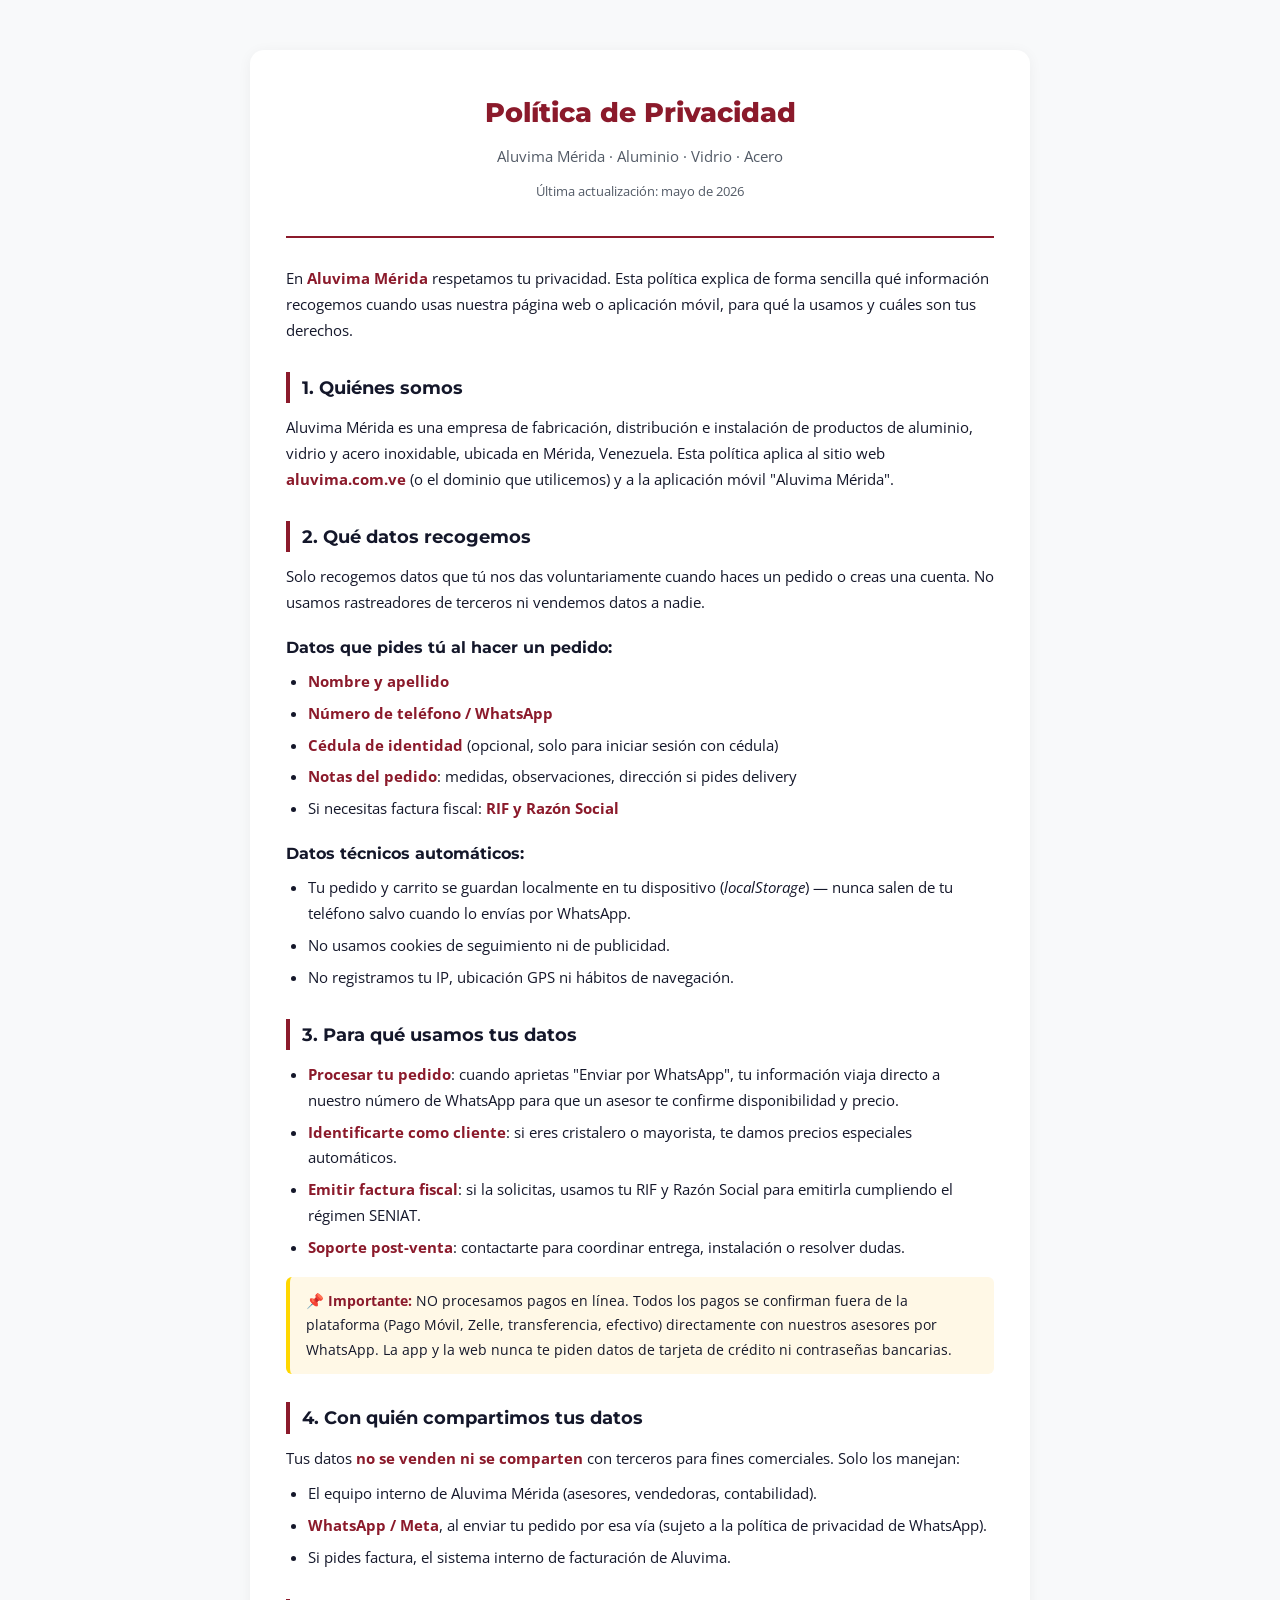
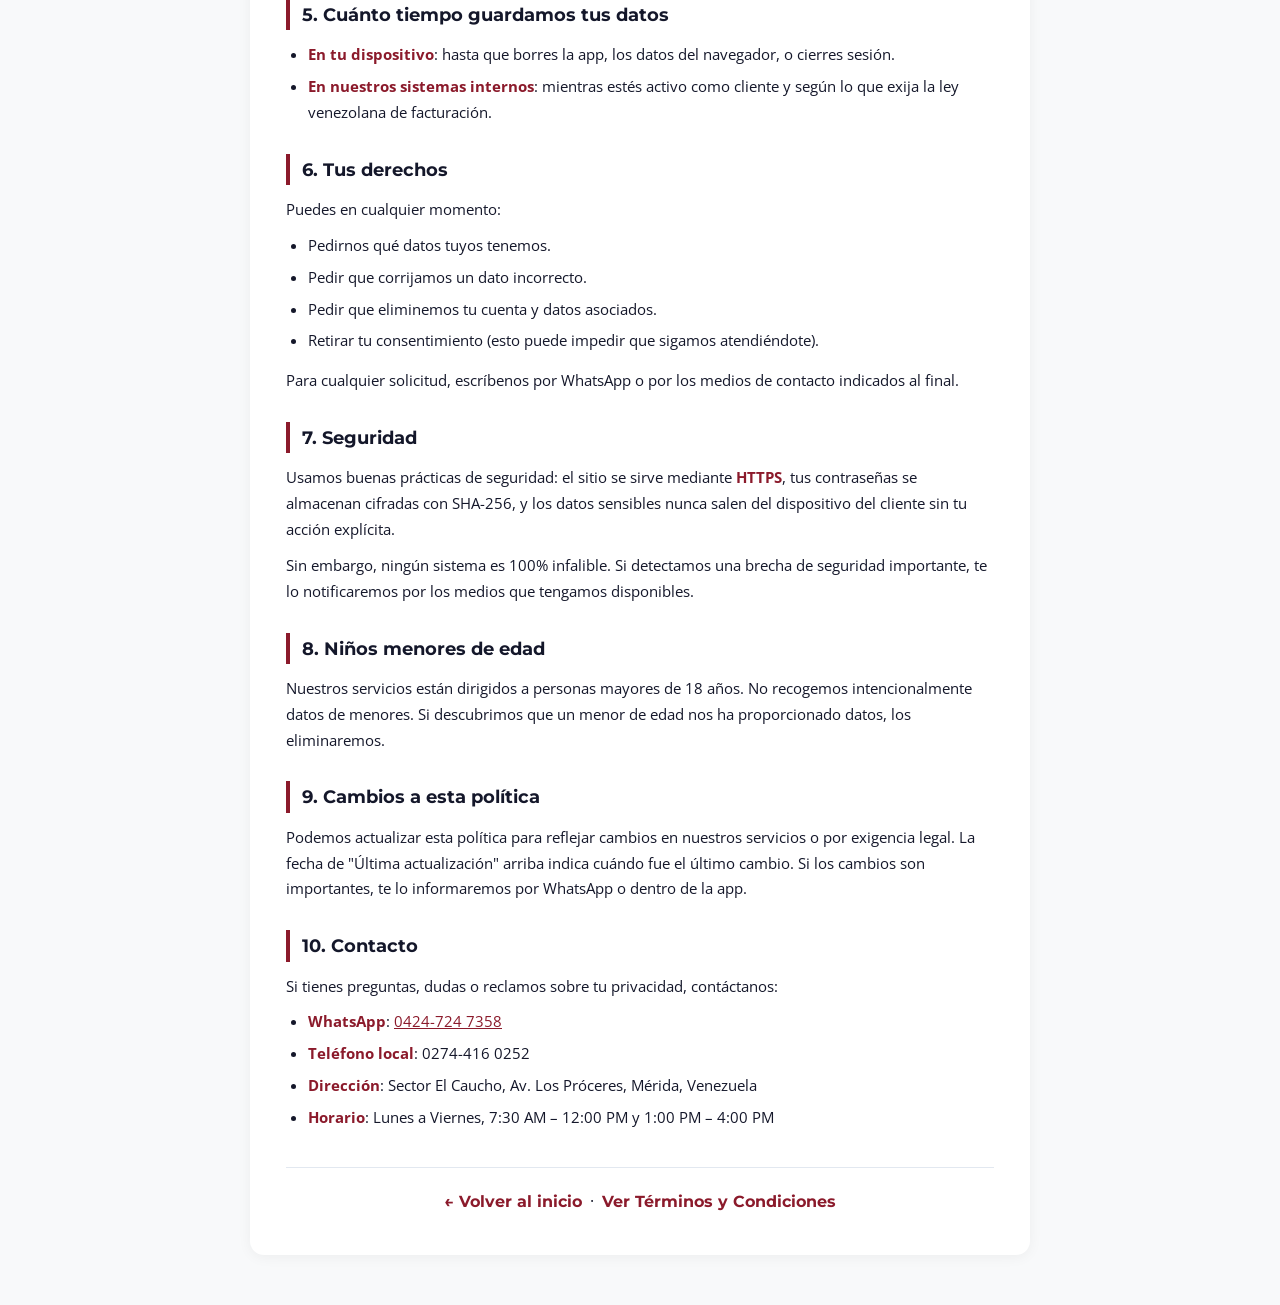
<file: aluvima_LIMPIA/privacidad.html>
<!DOCTYPE html>
<html lang="es">
<head>
  <meta charset="UTF-8" />
  <meta name="viewport" content="width=device-width, initial-scale=1.0" />
  <meta name="theme-color" content="#8B1A2B" />
  <title>Política de Privacidad — Aluvima Mérida</title>
  <meta name="description" content="Política de privacidad de Aluvima Mérida: qué datos recogemos, cómo los usamos y tus derechos." />

  <link rel="icon" type="image/svg+xml" href="/icons/icon.svg" />
  <link rel="preconnect" href="https://fonts.googleapis.com" />
  <link rel="preconnect" href="https://fonts.gstatic.com" crossorigin />
  <link href="https://fonts.googleapis.com/css2?family=Montserrat:wght@600;700;800&family=Open+Sans:wght@400;600&display=swap" rel="stylesheet" />
  <style>
    *, *::before, *::after { box-sizing: border-box; margin: 0; padding: 0; }
    body {
      font-family: 'Open Sans', sans-serif; color: #14172a; background: #f8f9fa;
      line-height: 1.7; padding: 20px;
    }
    .doc {
      max-width: 780px; margin: 30px auto; background: #fff;
      border-radius: 14px; padding: 40px 36px; box-shadow: 0 2px 14px rgba(0,0,0,0.05);
    }
    .doc-head { text-align: center; padding-bottom: 24px; border-bottom: 2px solid #8B1A2B; margin-bottom: 28px; }
    .doc-head h1 {
      font-family: 'Montserrat', sans-serif; color: #8B1A2B;
      font-size: 1.7rem; font-weight: 800; margin-bottom: 8px;
    }
    .doc-head .brand { color: #525a66; font-size: 0.95rem; }
    .doc-head .updated { color: #525a66; font-size: 0.82rem; margin-top: 10px; }

    h2 {
      font-family: 'Montserrat', sans-serif; color: #14172a;
      font-size: 1.15rem; font-weight: 700;
      margin: 28px 0 12px; padding-left: 12px;
      border-left: 4px solid #8B1A2B;
    }
    h3 {
      font-family: 'Montserrat', sans-serif; color: #14172a;
      font-size: 1rem; font-weight: 700; margin: 18px 0 8px;
    }
    p, li { font-size: 0.95rem; color: #14172a; margin-bottom: 10px; }
    ul, ol { margin: 0 0 14px 22px; }
    li { margin-bottom: 6px; }
    strong { color: #8B1A2B; }

    .nota {
      background: #fff8e6; border-left: 4px solid #ffd700;
      padding: 12px 16px; border-radius: 6px; margin: 16px 0;
      font-size: 0.9rem;
    }

    .footer-back {
      margin-top: 36px; padding-top: 20px;
      border-top: 1px solid #e2e8f0; text-align: center;
    }
    .footer-back a {
      color: #8B1A2B; text-decoration: none; font-weight: 700;
      font-family: 'Montserrat', sans-serif;
    }
    .footer-back a:hover { text-decoration: underline; }

    @media (max-width: 600px) {
      .doc { padding: 24px 20px; margin: 12px auto; }
      .doc-head h1 { font-size: 1.4rem; }
    }
  </style>
</head>
<body>
  <main class="doc">
    <header class="doc-head">
      <h1>Política de Privacidad</h1>
      <p class="brand">Aluvima Mérida · Aluminio · Vidrio · Acero</p>
      <p class="updated">Última actualización: mayo de 2026</p>
    </header>

    <p>En <strong>Aluvima Mérida</strong> respetamos tu privacidad. Esta política explica de forma sencilla qué información recogemos cuando usas nuestra página web o aplicación móvil, para qué la usamos y cuáles son tus derechos.</p>

    <h2>1. Quiénes somos</h2>
    <p>Aluvima Mérida es una empresa de fabricación, distribución e instalación de productos de aluminio, vidrio y acero inoxidable, ubicada en Mérida, Venezuela. Esta política aplica al sitio web <strong>aluvima.com.ve</strong> (o el dominio que utilicemos) y a la aplicación móvil "Aluvima Mérida".</p>

    <h2>2. Qué datos recogemos</h2>
    <p>Solo recogemos datos que tú nos das voluntariamente cuando haces un pedido o creas una cuenta. No usamos rastreadores de terceros ni vendemos datos a nadie.</p>

    <h3>Datos que pides tú al hacer un pedido:</h3>
    <ul>
      <li><strong>Nombre y apellido</strong></li>
      <li><strong>Número de teléfono / WhatsApp</strong></li>
      <li><strong>Cédula de identidad</strong> (opcional, solo para iniciar sesión con cédula)</li>
      <li><strong>Notas del pedido</strong>: medidas, observaciones, dirección si pides delivery</li>
      <li>Si necesitas factura fiscal: <strong>RIF y Razón Social</strong></li>
    </ul>

    <h3>Datos técnicos automáticos:</h3>
    <ul>
      <li>Tu pedido y carrito se guardan localmente en tu dispositivo (<em>localStorage</em>) — nunca salen de tu teléfono salvo cuando lo envías por WhatsApp.</li>
      <li>No usamos cookies de seguimiento ni de publicidad.</li>
      <li>No registramos tu IP, ubicación GPS ni hábitos de navegación.</li>
    </ul>

    <h2>3. Para qué usamos tus datos</h2>
    <ul>
      <li><strong>Procesar tu pedido</strong>: cuando aprietas "Enviar por WhatsApp", tu información viaja directo a nuestro número de WhatsApp para que un asesor te confirme disponibilidad y precio.</li>
      <li><strong>Identificarte como cliente</strong>: si eres cristalero o mayorista, te damos precios especiales automáticos.</li>
      <li><strong>Emitir factura fiscal</strong>: si la solicitas, usamos tu RIF y Razón Social para emitirla cumpliendo el régimen SENIAT.</li>
      <li><strong>Soporte post-venta</strong>: contactarte para coordinar entrega, instalación o resolver dudas.</li>
    </ul>

    <div class="nota">
      <strong>📌 Importante:</strong> NO procesamos pagos en línea. Todos los pagos se confirman fuera de la plataforma (Pago Móvil, Zelle, transferencia, efectivo) directamente con nuestros asesores por WhatsApp. La app y la web nunca te piden datos de tarjeta de crédito ni contraseñas bancarias.
    </div>

    <h2>4. Con quién compartimos tus datos</h2>
    <p>Tus datos <strong>no se venden ni se comparten</strong> con terceros para fines comerciales. Solo los manejan:</p>
    <ul>
      <li>El equipo interno de Aluvima Mérida (asesores, vendedoras, contabilidad).</li>
      <li><strong>WhatsApp / Meta</strong>, al enviar tu pedido por esa vía (sujeto a la política de privacidad de WhatsApp).</li>
      <li>Si pides factura, el sistema interno de facturación de Aluvima.</li>
    </ul>

    <h2>5. Cuánto tiempo guardamos tus datos</h2>
    <ul>
      <li><strong>En tu dispositivo</strong>: hasta que borres la app, los datos del navegador, o cierres sesión.</li>
      <li><strong>En nuestros sistemas internos</strong>: mientras estés activo como cliente y según lo que exija la ley venezolana de facturación.</li>
    </ul>

    <h2>6. Tus derechos</h2>
    <p>Puedes en cualquier momento:</p>
    <ul>
      <li>Pedirnos qué datos tuyos tenemos.</li>
      <li>Pedir que corrijamos un dato incorrecto.</li>
      <li>Pedir que eliminemos tu cuenta y datos asociados.</li>
      <li>Retirar tu consentimiento (esto puede impedir que sigamos atendiéndote).</li>
    </ul>
    <p>Para cualquier solicitud, escríbenos por WhatsApp o por los medios de contacto indicados al final.</p>

    <h2>7. Seguridad</h2>
    <p>Usamos buenas prácticas de seguridad: el sitio se sirve mediante <strong>HTTPS</strong>, tus contraseñas se almacenan cifradas con SHA-256, y los datos sensibles nunca salen del dispositivo del cliente sin tu acción explícita.</p>
    <p>Sin embargo, ningún sistema es 100% infalible. Si detectamos una brecha de seguridad importante, te lo notificaremos por los medios que tengamos disponibles.</p>

    <h2>8. Niños menores de edad</h2>
    <p>Nuestros servicios están dirigidos a personas mayores de 18 años. No recogemos intencionalmente datos de menores. Si descubrimos que un menor de edad nos ha proporcionado datos, los eliminaremos.</p>

    <h2>9. Cambios a esta política</h2>
    <p>Podemos actualizar esta política para reflejar cambios en nuestros servicios o por exigencia legal. La fecha de "Última actualización" arriba indica cuándo fue el último cambio. Si los cambios son importantes, te lo informaremos por WhatsApp o dentro de la app.</p>

    <h2>10. Contacto</h2>
    <p>Si tienes preguntas, dudas o reclamos sobre tu privacidad, contáctanos:</p>
    <ul>
      <li><strong>WhatsApp</strong>: <a href="https://wa.me/584247247358" target="_blank" rel="noopener" style="color:#8B1A2B;text-decoration:underline">0424-724 7358</a></li>
      <li><strong>Teléfono local</strong>: 0274-416 0252</li>
      <li><strong>Dirección</strong>: Sector El Caucho, Av. Los Próceres, Mérida, Venezuela</li>
      <li><strong>Horario</strong>: Lunes a Viernes, 7:30 AM – 12:00 PM y 1:00 PM – 4:00 PM</li>
    </ul>

    <div class="footer-back">
      <a href="/">← Volver al inicio</a> &nbsp;·&nbsp;
      <a href="terminos.html">Ver Términos y Condiciones</a>
    </div>
  </main>
</body>
</html>
</file>
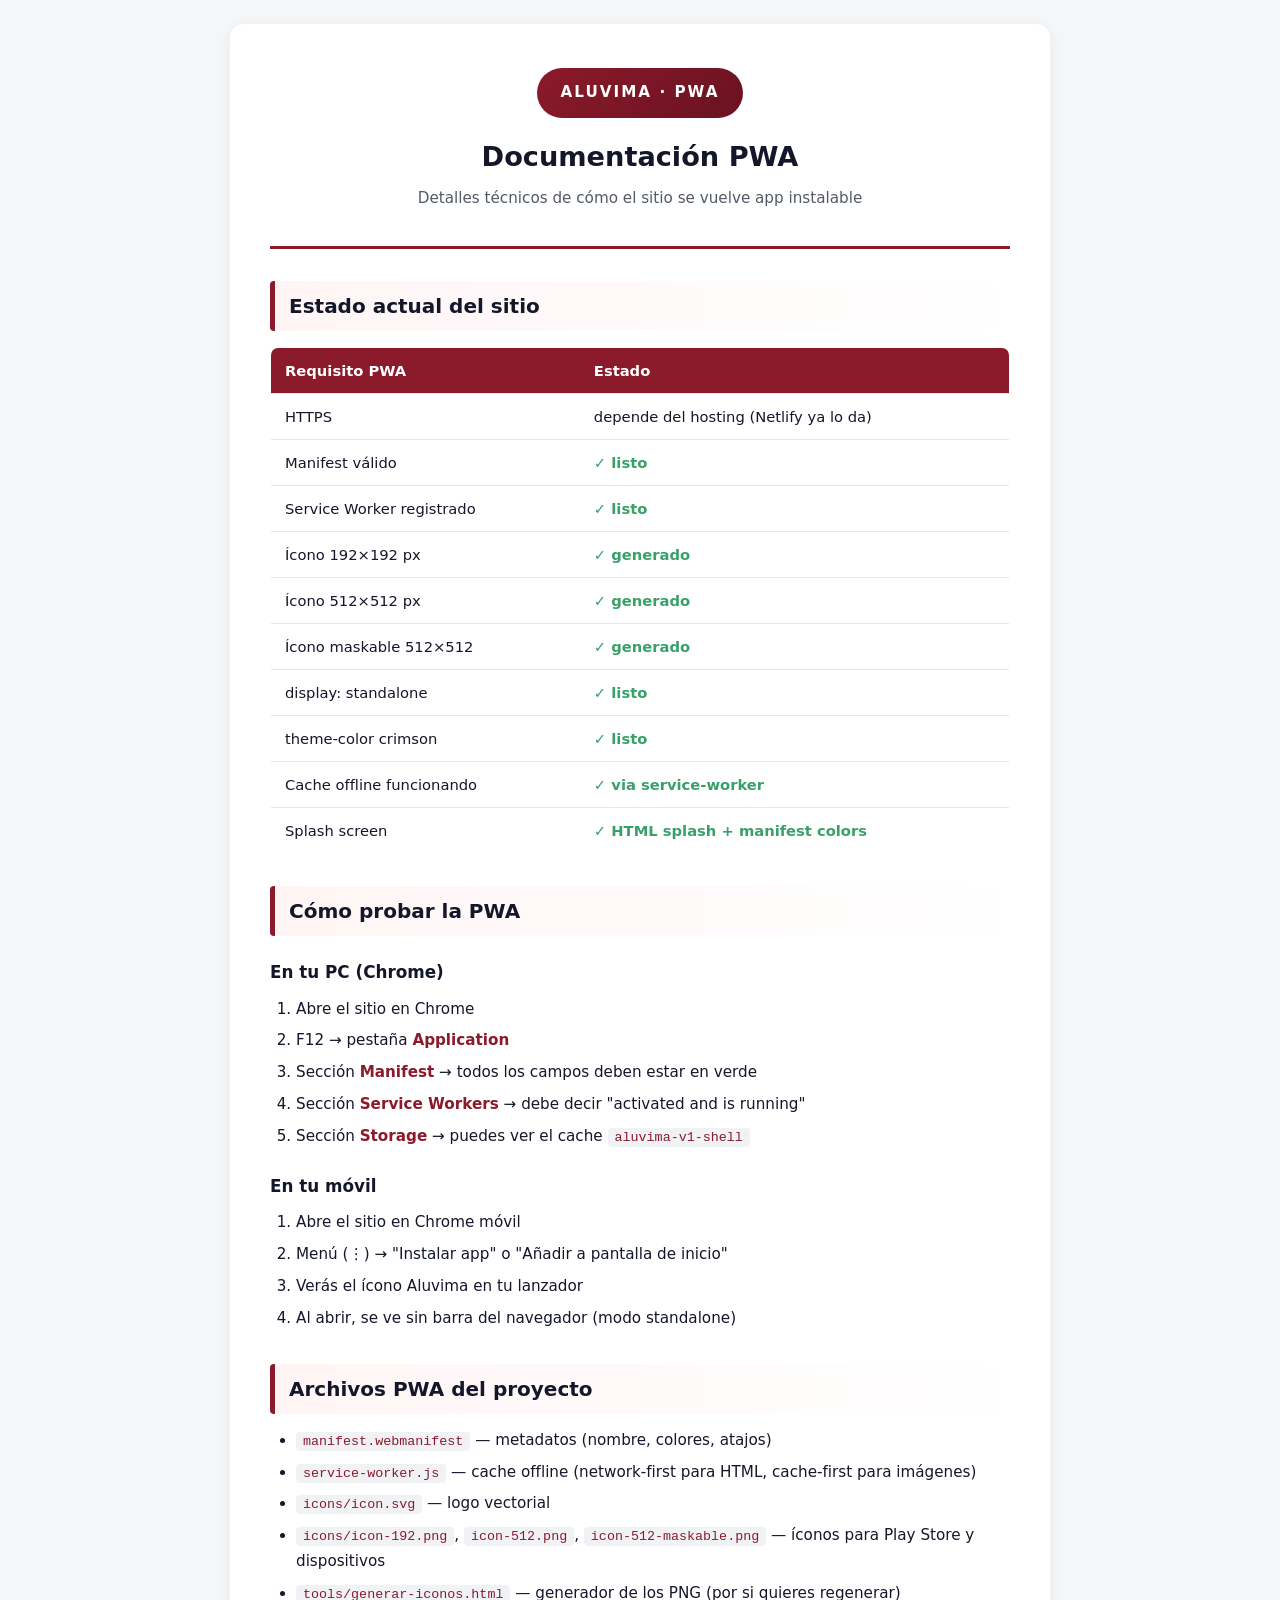
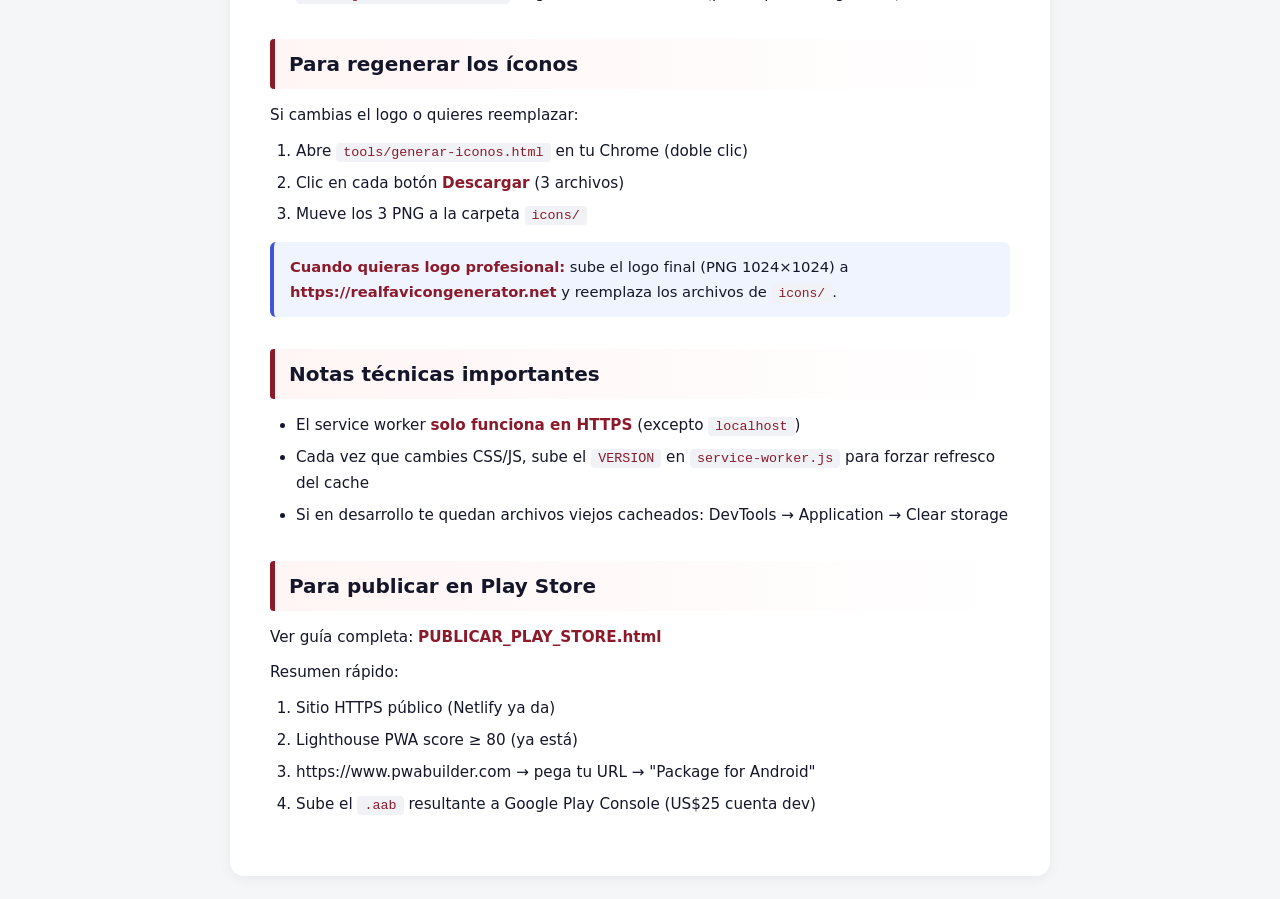
<file: aluvima_LIMPIA/PWA.html>
<!DOCTYPE html>
<html lang="es">
<head>
  <meta charset="UTF-8" />
  <meta name="viewport" content="width=device-width, initial-scale=1.0" />
  <title>PWA · Aluvima Mérida</title>
  <style>
    *, *::before, *::after { box-sizing: border-box; margin: 0; padding: 0; }
    html { font-size: 16px; }
    body { font-family: 'Segoe UI', system-ui, -apple-system, Arial, sans-serif; color: #14172a; background: #f5f6f7; line-height: 1.7; padding: 24px 16px; }
    .doc { max-width: 820px; margin: 0 auto; background: #fff; border-radius: 14px; padding: 44px 40px; box-shadow: 0 2px 14px rgba(0,0,0,0.06); }
    .doc-head { text-align: center; padding-bottom: 24px; border-bottom: 3px solid #8B1A2B; margin-bottom: 32px; }
    .doc-head .logo { display: inline-block; background: linear-gradient(135deg, #8B1A2B, #6A1220); color: #fff; padding: 12px 24px; border-radius: 999px; font-weight: 900; letter-spacing: 2px; font-size: 0.95rem; }
    .doc-head h1 { color: #14172a; font-size: 1.7rem; font-weight: 900; margin: 16px 0 6px; }
    .doc-head .subtitle { color: #525a66; font-size: 0.95rem; }
    h2 { color: #14172a; font-size: 1.25rem; font-weight: 800; margin: 32px 0 14px; padding: 8px 14px; background: linear-gradient(90deg, #fff5f5, transparent); border-left: 5px solid #8B1A2B; border-radius: 4px; }
    h3 { color: #14172a; font-size: 1.05rem; font-weight: 700; margin: 22px 0 10px; }
    p, li { font-size: 0.95rem; color: #14172a; margin-bottom: 10px; }
    strong { color: #8B1A2B; font-weight: 700; }
    ul, ol { margin: 6px 0 14px 26px; } li { margin-bottom: 6px; }
    code { background: #f0f2f5; color: #8B1A2B; padding: 2px 7px; border-radius: 4px; font-size: 0.88em; font-family: 'Consolas', monospace; }
    table { width: 100%; border-collapse: collapse; margin: 16px 0; background: #fff; border: 1px solid #e2e8f0; border-radius: 8px; overflow: hidden; font-size: 0.92rem; }
    th, td { padding: 10px 14px; text-align: left; border-bottom: 1px solid #e2e8f0; }
    th { background: #8B1A2B; color: #fff; }
    tr:last-child td { border-bottom: none; }
    .ok { color: #38a169; font-weight: 700; }
    .info { background: #f0f4ff; border-left: 4px solid #4055d6; padding: 12px 16px; border-radius: 6px; margin: 14px 0; font-size: 0.92rem; }
    @media (max-width: 600px) { body { padding: 12px 8px; } .doc { padding: 24px 20px; } }
  </style>
</head>
<body>
  <main class="doc">
    <header class="doc-head">
      <div class="logo">ALUVIMA · PWA</div>
      <h1>Documentación PWA</h1>
      <p class="subtitle">Detalles técnicos de cómo el sitio se vuelve app instalable</p>
    </header>

    <h2>Estado actual del sitio</h2>
    <table>
      <thead><tr><th>Requisito PWA</th><th>Estado</th></tr></thead>
      <tbody>
        <tr><td>HTTPS</td><td>depende del hosting (Netlify ya lo da)</td></tr>
        <tr><td>Manifest válido</td><td class="ok">✓ listo</td></tr>
        <tr><td>Service Worker registrado</td><td class="ok">✓ listo</td></tr>
        <tr><td>Ícono 192×192 px</td><td class="ok">✓ generado</td></tr>
        <tr><td>Ícono 512×512 px</td><td class="ok">✓ generado</td></tr>
        <tr><td>Ícono maskable 512×512</td><td class="ok">✓ generado</td></tr>
        <tr><td>display: standalone</td><td class="ok">✓ listo</td></tr>
        <tr><td>theme-color crimson</td><td class="ok">✓ listo</td></tr>
        <tr><td>Cache offline funcionando</td><td class="ok">✓ via service-worker</td></tr>
        <tr><td>Splash screen</td><td class="ok">✓ HTML splash + manifest colors</td></tr>
      </tbody>
    </table>

    <h2>Cómo probar la PWA</h2>

    <h3>En tu PC (Chrome)</h3>
    <ol>
      <li>Abre el sitio en Chrome</li>
      <li>F12 → pestaña <strong>Application</strong></li>
      <li>Sección <strong>Manifest</strong> → todos los campos deben estar en verde</li>
      <li>Sección <strong>Service Workers</strong> → debe decir "activated and is running"</li>
      <li>Sección <strong>Storage</strong> → puedes ver el cache <code>aluvima-v1-shell</code></li>
    </ol>

    <h3>En tu móvil</h3>
    <ol>
      <li>Abre el sitio en Chrome móvil</li>
      <li>Menú (⋮) → "Instalar app" o "Añadir a pantalla de inicio"</li>
      <li>Verás el ícono Aluvima en tu lanzador</li>
      <li>Al abrir, se ve sin barra del navegador (modo standalone)</li>
    </ol>

    <h2>Archivos PWA del proyecto</h2>
    <ul>
      <li><code>manifest.webmanifest</code> — metadatos (nombre, colores, atajos)</li>
      <li><code>service-worker.js</code> — cache offline (network-first para HTML, cache-first para imágenes)</li>
      <li><code>icons/icon.svg</code> — logo vectorial</li>
      <li><code>icons/icon-192.png</code>, <code>icon-512.png</code>, <code>icon-512-maskable.png</code> — íconos para Play Store y dispositivos</li>
      <li><code>tools/generar-iconos.html</code> — generador de los PNG (por si quieres regenerar)</li>
    </ul>

    <h2>Para regenerar los íconos</h2>
    <p>Si cambias el logo o quieres reemplazar:</p>
    <ol>
      <li>Abre <code>tools/generar-iconos.html</code> en tu Chrome (doble clic)</li>
      <li>Clic en cada botón <strong>Descargar</strong> (3 archivos)</li>
      <li>Mueve los 3 PNG a la carpeta <code>icons/</code></li>
    </ol>
    <div class="info">
      <strong>Cuando quieras logo profesional:</strong> sube el logo final (PNG 1024×1024) a <strong>https://realfavicongenerator.net</strong> y reemplaza los archivos de <code>icons/</code>.
    </div>

    <h2>Notas técnicas importantes</h2>
    <ul>
      <li>El service worker <strong>solo funciona en HTTPS</strong> (excepto <code>localhost</code>)</li>
      <li>Cada vez que cambies CSS/JS, sube el <code>VERSION</code> en <code>service-worker.js</code> para forzar refresco del cache</li>
      <li>Si en desarrollo te quedan archivos viejos cacheados: DevTools → Application → Clear storage</li>
    </ul>

    <h2>Para publicar en Play Store</h2>
    <p>Ver guía completa: <strong>PUBLICAR_PLAY_STORE.html</strong></p>
    <p>Resumen rápido:</p>
    <ol>
      <li>Sitio HTTPS público (Netlify ya da)</li>
      <li>Lighthouse PWA score ≥ 80 (ya está)</li>
      <li>https://www.pwabuilder.com → pega tu URL → "Package for Android"</li>
      <li>Sube el <code>.aab</code> resultante a Google Play Console (US$25 cuenta dev)</li>
    </ol>
  </main>
</body>
</html>
</file>
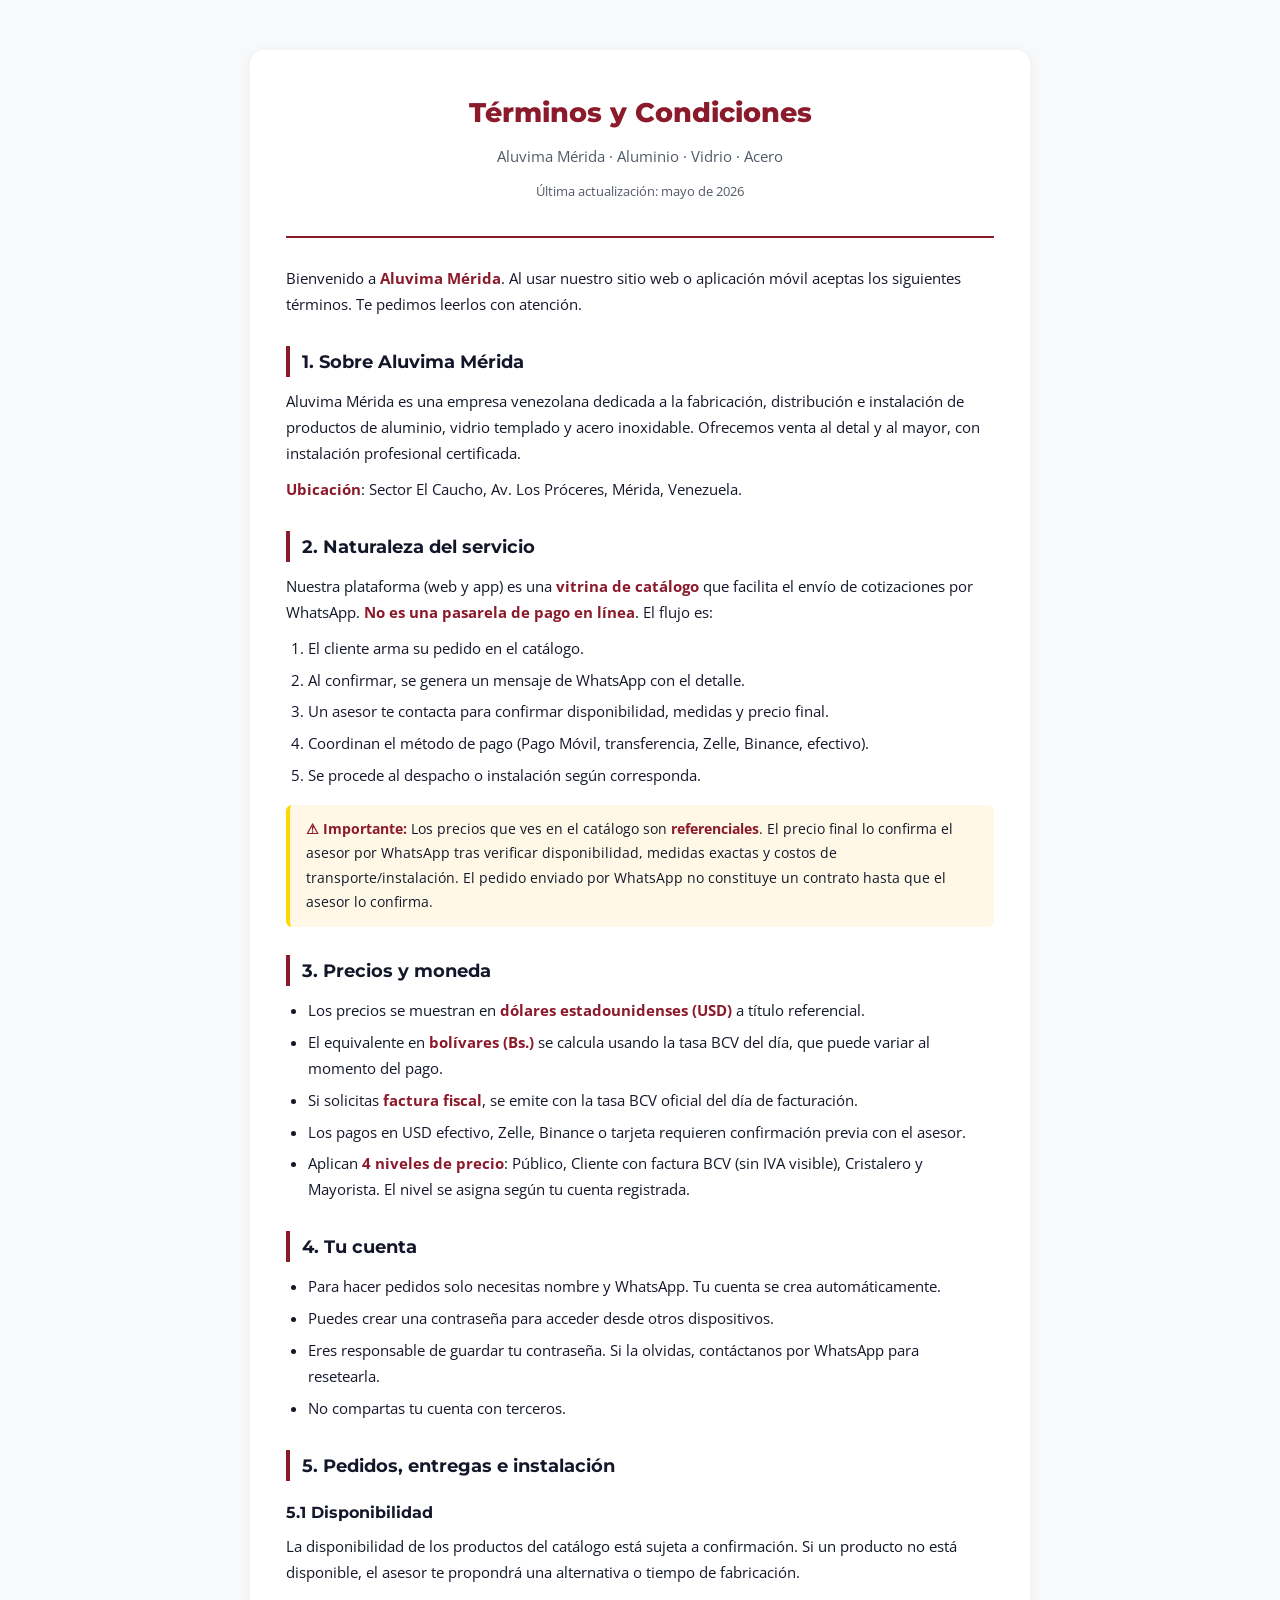
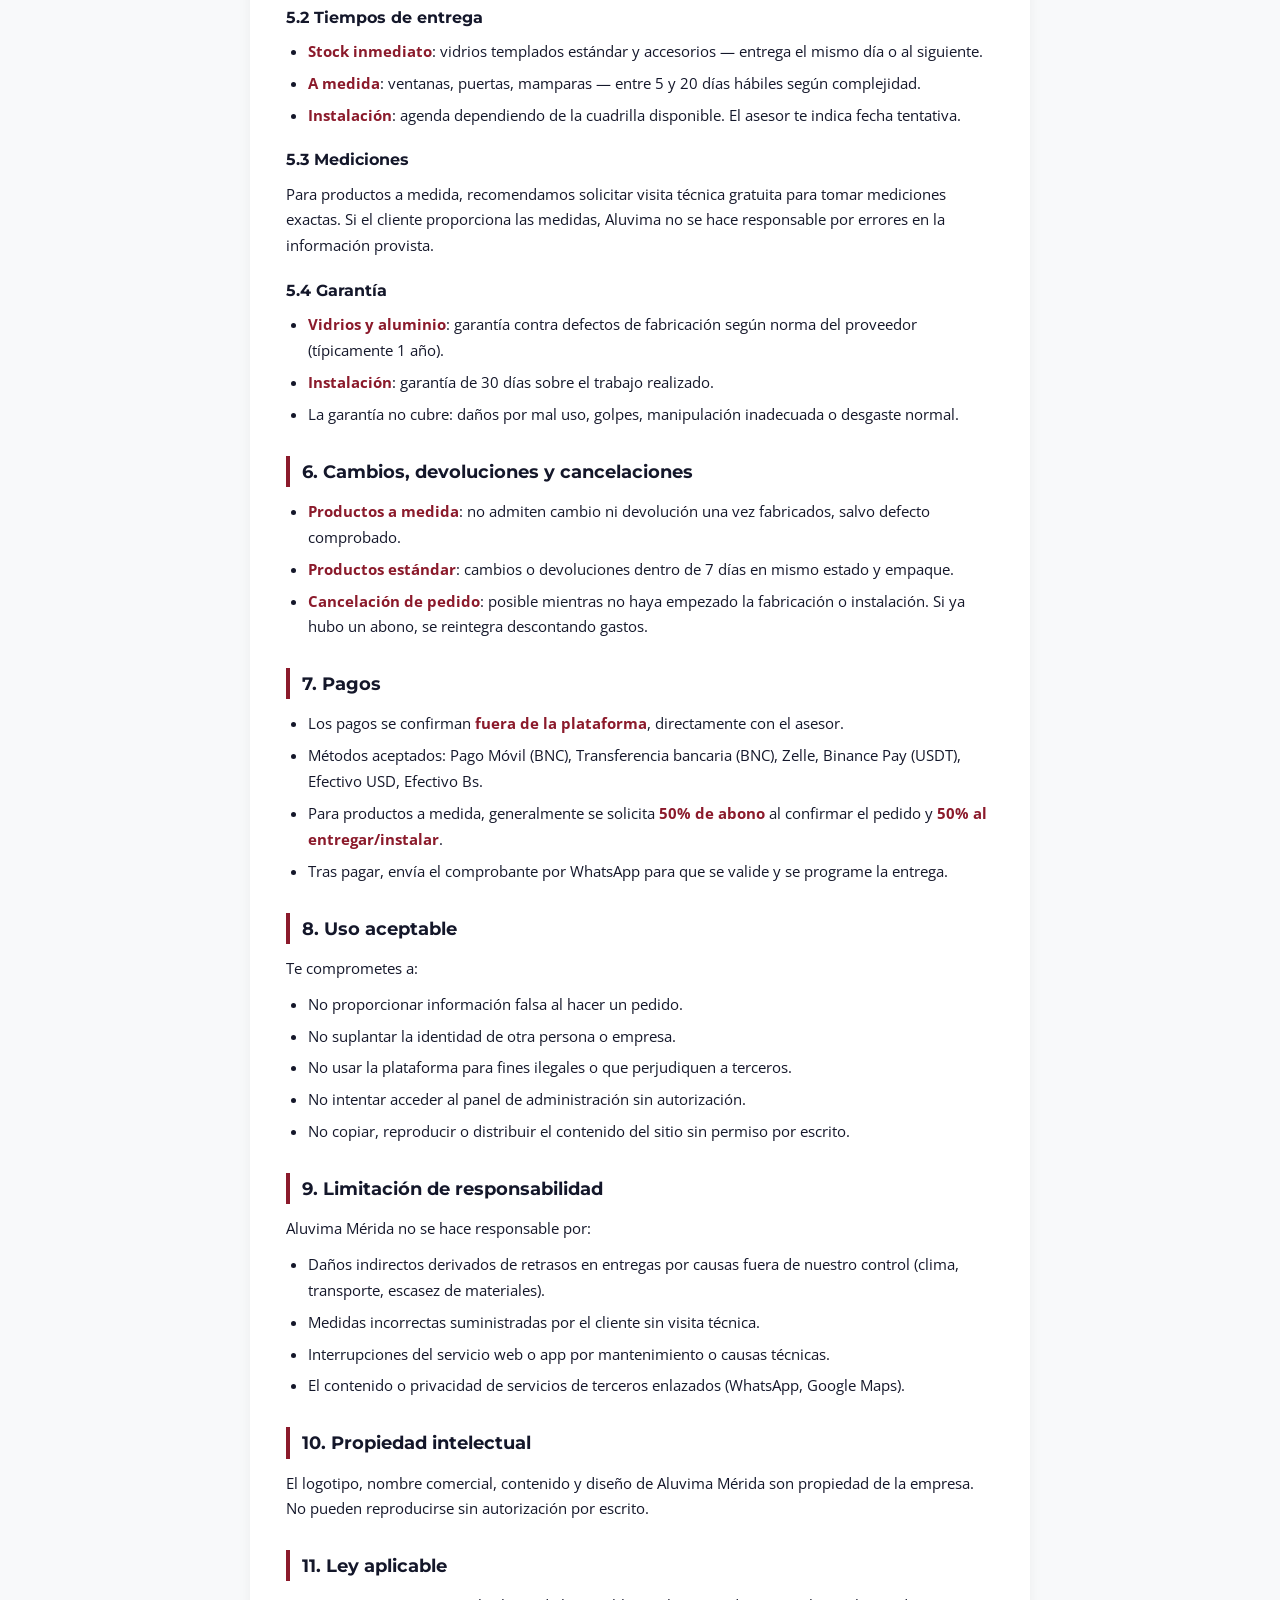
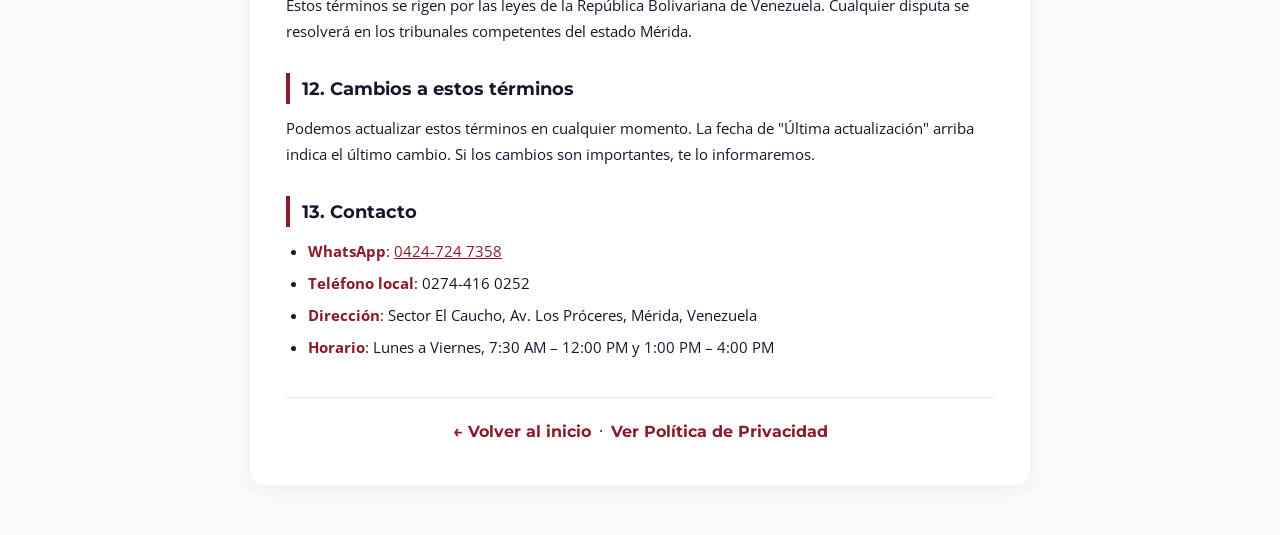
<file: aluvima_LIMPIA/terminos.html>
<!DOCTYPE html>
<html lang="es">
<head>
  <meta charset="UTF-8" />
  <meta name="viewport" content="width=device-width, initial-scale=1.0" />
  <meta name="theme-color" content="#8B1A2B" />
  <title>Términos y Condiciones — Aluvima Mérida</title>
  <meta name="description" content="Términos de uso y condiciones de servicio de Aluvima Mérida." />

  <link rel="icon" type="image/svg+xml" href="/icons/icon.svg" />
  <link rel="preconnect" href="https://fonts.googleapis.com" />
  <link rel="preconnect" href="https://fonts.gstatic.com" crossorigin />
  <link href="https://fonts.googleapis.com/css2?family=Montserrat:wght@600;700;800&family=Open+Sans:wght@400;600&display=swap" rel="stylesheet" />
  <style>
    *, *::before, *::after { box-sizing: border-box; margin: 0; padding: 0; }
    body { font-family: 'Open Sans', sans-serif; color: #14172a; background: #f8f9fa; line-height: 1.7; padding: 20px; }
    .doc { max-width: 780px; margin: 30px auto; background: #fff; border-radius: 14px; padding: 40px 36px; box-shadow: 0 2px 14px rgba(0,0,0,0.05); }
    .doc-head { text-align: center; padding-bottom: 24px; border-bottom: 2px solid #8B1A2B; margin-bottom: 28px; }
    .doc-head h1 { font-family: 'Montserrat', sans-serif; color: #8B1A2B; font-size: 1.7rem; font-weight: 800; margin-bottom: 8px; }
    .doc-head .brand { color: #525a66; font-size: 0.95rem; }
    .doc-head .updated { color: #525a66; font-size: 0.82rem; margin-top: 10px; }
    h2 { font-family: 'Montserrat', sans-serif; color: #14172a; font-size: 1.15rem; font-weight: 700; margin: 28px 0 12px; padding-left: 12px; border-left: 4px solid #8B1A2B; }
    h3 { font-family: 'Montserrat', sans-serif; color: #14172a; font-size: 1rem; font-weight: 700; margin: 18px 0 8px; }
    p, li { font-size: 0.95rem; color: #14172a; margin-bottom: 10px; }
    ul, ol { margin: 0 0 14px 22px; } li { margin-bottom: 6px; }
    strong { color: #8B1A2B; }
    .nota { background: #fff8e6; border-left: 4px solid #ffd700; padding: 12px 16px; border-radius: 6px; margin: 16px 0; font-size: 0.9rem; }
    .footer-back { margin-top: 36px; padding-top: 20px; border-top: 1px solid #e2e8f0; text-align: center; }
    .footer-back a { color: #8B1A2B; text-decoration: none; font-weight: 700; font-family: 'Montserrat', sans-serif; }
    .footer-back a:hover { text-decoration: underline; }
    @media (max-width: 600px) { .doc { padding: 24px 20px; margin: 12px auto; } .doc-head h1 { font-size: 1.4rem; } }
  </style>
</head>
<body>
  <main class="doc">
    <header class="doc-head">
      <h1>Términos y Condiciones</h1>
      <p class="brand">Aluvima Mérida · Aluminio · Vidrio · Acero</p>
      <p class="updated">Última actualización: mayo de 2026</p>
    </header>

    <p>Bienvenido a <strong>Aluvima Mérida</strong>. Al usar nuestro sitio web o aplicación móvil aceptas los siguientes términos. Te pedimos leerlos con atención.</p>

    <h2>1. Sobre Aluvima Mérida</h2>
    <p>Aluvima Mérida es una empresa venezolana dedicada a la fabricación, distribución e instalación de productos de aluminio, vidrio templado y acero inoxidable. Ofrecemos venta al detal y al mayor, con instalación profesional certificada.</p>
    <p><strong>Ubicación</strong>: Sector El Caucho, Av. Los Próceres, Mérida, Venezuela.</p>

    <h2>2. Naturaleza del servicio</h2>
    <p>Nuestra plataforma (web y app) es una <strong>vitrina de catálogo</strong> que facilita el envío de cotizaciones por WhatsApp. <strong>No es una pasarela de pago en línea</strong>. El flujo es:</p>
    <ol>
      <li>El cliente arma su pedido en el catálogo.</li>
      <li>Al confirmar, se genera un mensaje de WhatsApp con el detalle.</li>
      <li>Un asesor te contacta para confirmar disponibilidad, medidas y precio final.</li>
      <li>Coordinan el método de pago (Pago Móvil, transferencia, Zelle, Binance, efectivo).</li>
      <li>Se procede al despacho o instalación según corresponda.</li>
    </ol>

    <div class="nota">
      <strong>⚠ Importante:</strong> Los precios que ves en el catálogo son <strong>referenciales</strong>. El precio final lo confirma el asesor por WhatsApp tras verificar disponibilidad, medidas exactas y costos de transporte/instalación. El pedido enviado por WhatsApp no constituye un contrato hasta que el asesor lo confirma.
    </div>

    <h2>3. Precios y moneda</h2>
    <ul>
      <li>Los precios se muestran en <strong>dólares estadounidenses (USD)</strong> a título referencial.</li>
      <li>El equivalente en <strong>bolívares (Bs.)</strong> se calcula usando la tasa BCV del día, que puede variar al momento del pago.</li>
      <li>Si solicitas <strong>factura fiscal</strong>, se emite con la tasa BCV oficial del día de facturación.</li>
      <li>Los pagos en USD efectivo, Zelle, Binance o tarjeta requieren confirmación previa con el asesor.</li>
      <li>Aplican <strong>4 niveles de precio</strong>: Público, Cliente con factura BCV (sin IVA visible), Cristalero y Mayorista. El nivel se asigna según tu cuenta registrada.</li>
    </ul>

    <h2>4. Tu cuenta</h2>
    <ul>
      <li>Para hacer pedidos solo necesitas nombre y WhatsApp. Tu cuenta se crea automáticamente.</li>
      <li>Puedes crear una contraseña para acceder desde otros dispositivos.</li>
      <li>Eres responsable de guardar tu contraseña. Si la olvidas, contáctanos por WhatsApp para resetearla.</li>
      <li>No compartas tu cuenta con terceros.</li>
    </ul>

    <h2>5. Pedidos, entregas e instalación</h2>
    <h3>5.1 Disponibilidad</h3>
    <p>La disponibilidad de los productos del catálogo está sujeta a confirmación. Si un producto no está disponible, el asesor te propondrá una alternativa o tiempo de fabricación.</p>

    <h3>5.2 Tiempos de entrega</h3>
    <ul>
      <li><strong>Stock inmediato</strong>: vidrios templados estándar y accesorios — entrega el mismo día o al siguiente.</li>
      <li><strong>A medida</strong>: ventanas, puertas, mamparas — entre 5 y 20 días hábiles según complejidad.</li>
      <li><strong>Instalación</strong>: agenda dependiendo de la cuadrilla disponible. El asesor te indica fecha tentativa.</li>
    </ul>

    <h3>5.3 Mediciones</h3>
    <p>Para productos a medida, recomendamos solicitar visita técnica gratuita para tomar mediciones exactas. Si el cliente proporciona las medidas, Aluvima no se hace responsable por errores en la información provista.</p>

    <h3>5.4 Garantía</h3>
    <ul>
      <li><strong>Vidrios y aluminio</strong>: garantía contra defectos de fabricación según norma del proveedor (típicamente 1 año).</li>
      <li><strong>Instalación</strong>: garantía de 30 días sobre el trabajo realizado.</li>
      <li>La garantía no cubre: daños por mal uso, golpes, manipulación inadecuada o desgaste normal.</li>
    </ul>

    <h2>6. Cambios, devoluciones y cancelaciones</h2>
    <ul>
      <li><strong>Productos a medida</strong>: no admiten cambio ni devolución una vez fabricados, salvo defecto comprobado.</li>
      <li><strong>Productos estándar</strong>: cambios o devoluciones dentro de 7 días en mismo estado y empaque.</li>
      <li><strong>Cancelación de pedido</strong>: posible mientras no haya empezado la fabricación o instalación. Si ya hubo un abono, se reintegra descontando gastos.</li>
    </ul>

    <h2>7. Pagos</h2>
    <ul>
      <li>Los pagos se confirman <strong>fuera de la plataforma</strong>, directamente con el asesor.</li>
      <li>Métodos aceptados: Pago Móvil (BNC), Transferencia bancaria (BNC), Zelle, Binance Pay (USDT), Efectivo USD, Efectivo Bs.</li>
      <li>Para productos a medida, generalmente se solicita <strong>50% de abono</strong> al confirmar el pedido y <strong>50% al entregar/instalar</strong>.</li>
      <li>Tras pagar, envía el comprobante por WhatsApp para que se valide y se programe la entrega.</li>
    </ul>

    <h2>8. Uso aceptable</h2>
    <p>Te comprometes a:</p>
    <ul>
      <li>No proporcionar información falsa al hacer un pedido.</li>
      <li>No suplantar la identidad de otra persona o empresa.</li>
      <li>No usar la plataforma para fines ilegales o que perjudiquen a terceros.</li>
      <li>No intentar acceder al panel de administración sin autorización.</li>
      <li>No copiar, reproducir o distribuir el contenido del sitio sin permiso por escrito.</li>
    </ul>

    <h2>9. Limitación de responsabilidad</h2>
    <p>Aluvima Mérida no se hace responsable por:</p>
    <ul>
      <li>Daños indirectos derivados de retrasos en entregas por causas fuera de nuestro control (clima, transporte, escasez de materiales).</li>
      <li>Medidas incorrectas suministradas por el cliente sin visita técnica.</li>
      <li>Interrupciones del servicio web o app por mantenimiento o causas técnicas.</li>
      <li>El contenido o privacidad de servicios de terceros enlazados (WhatsApp, Google Maps).</li>
    </ul>

    <h2>10. Propiedad intelectual</h2>
    <p>El logotipo, nombre comercial, contenido y diseño de Aluvima Mérida son propiedad de la empresa. No pueden reproducirse sin autorización por escrito.</p>

    <h2>11. Ley aplicable</h2>
    <p>Estos términos se rigen por las leyes de la República Bolivariana de Venezuela. Cualquier disputa se resolverá en los tribunales competentes del estado Mérida.</p>

    <h2>12. Cambios a estos términos</h2>
    <p>Podemos actualizar estos términos en cualquier momento. La fecha de "Última actualización" arriba indica el último cambio. Si los cambios son importantes, te lo informaremos.</p>

    <h2>13. Contacto</h2>
    <ul>
      <li><strong>WhatsApp</strong>: <a href="https://wa.me/584247247358" target="_blank" rel="noopener" style="color:#8B1A2B;text-decoration:underline">0424-724 7358</a></li>
      <li><strong>Teléfono local</strong>: 0274-416 0252</li>
      <li><strong>Dirección</strong>: Sector El Caucho, Av. Los Próceres, Mérida, Venezuela</li>
      <li><strong>Horario</strong>: Lunes a Viernes, 7:30 AM – 12:00 PM y 1:00 PM – 4:00 PM</li>
    </ul>

    <div class="footer-back">
      <a href="/">← Volver al inicio</a> &nbsp;·&nbsp;
      <a href="privacidad.html">Ver Política de Privacidad</a>
    </div>
  </main>
</body>
</html>
</file>
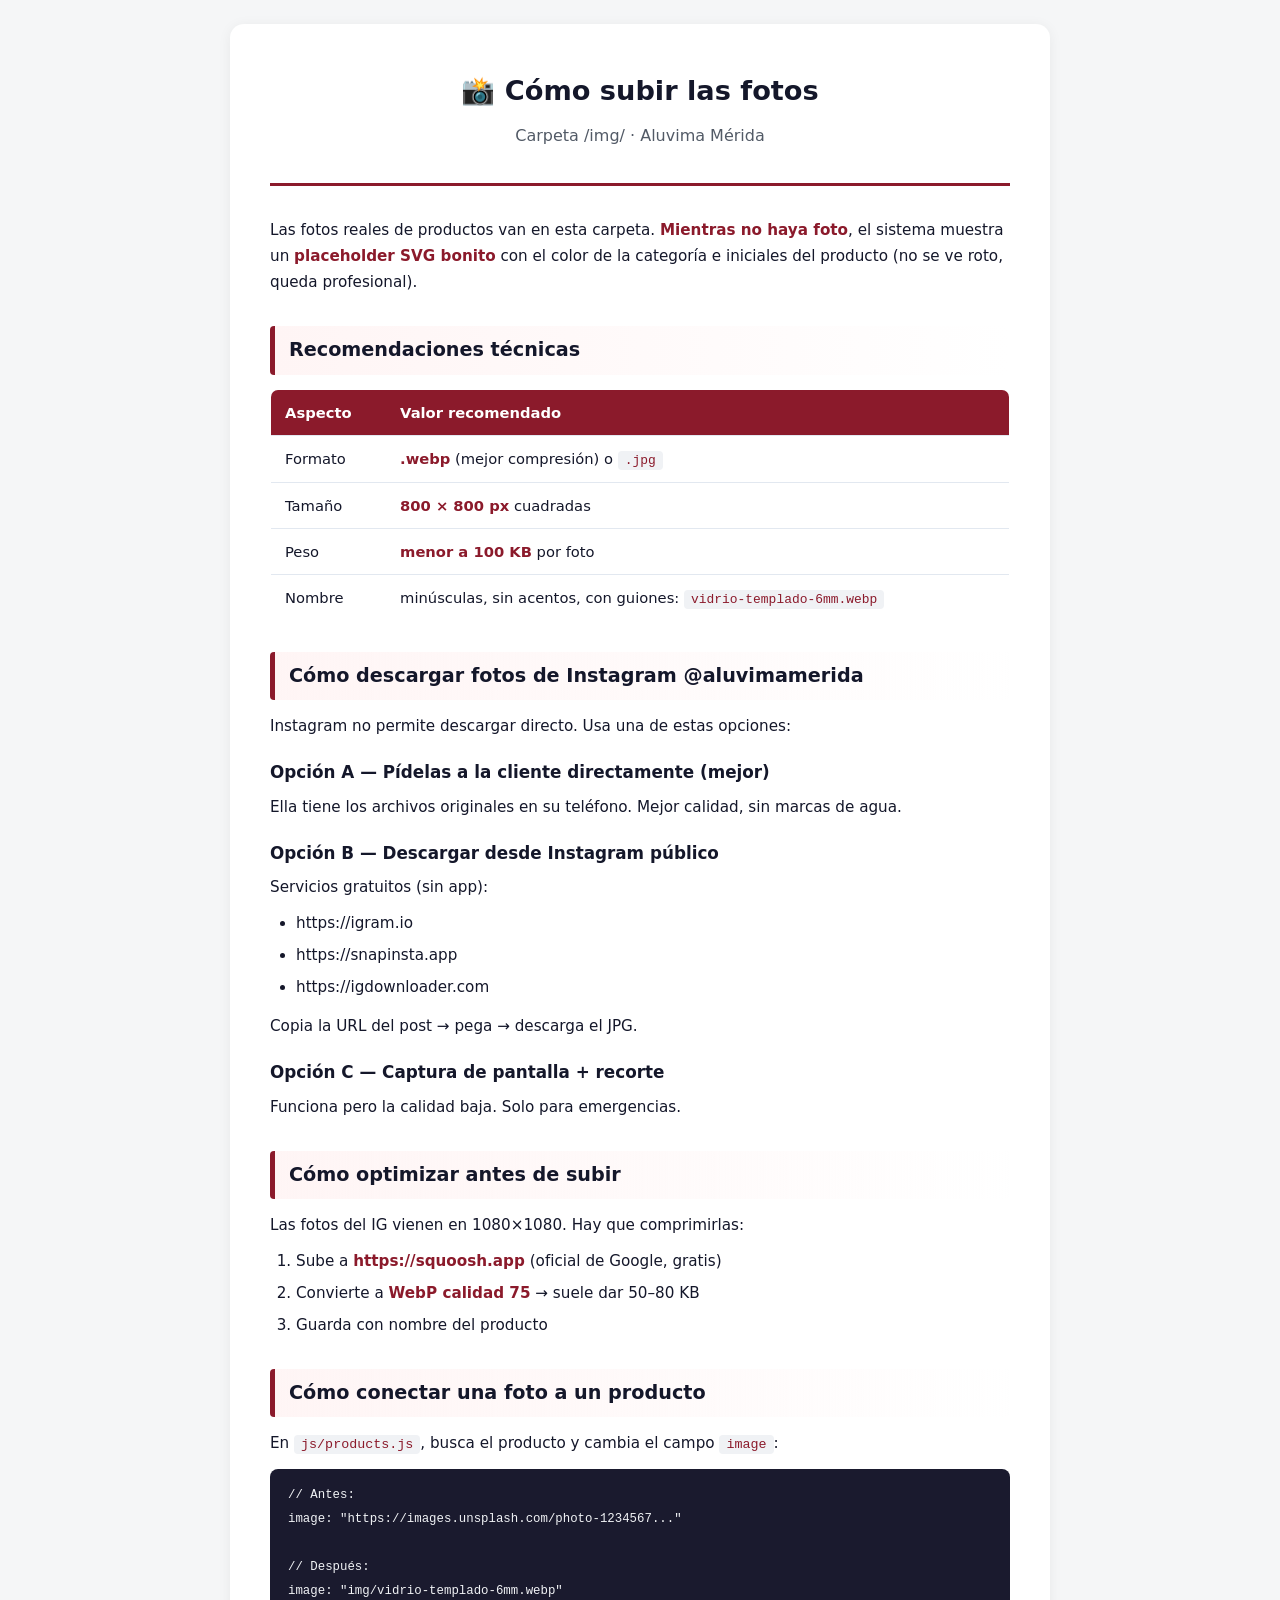
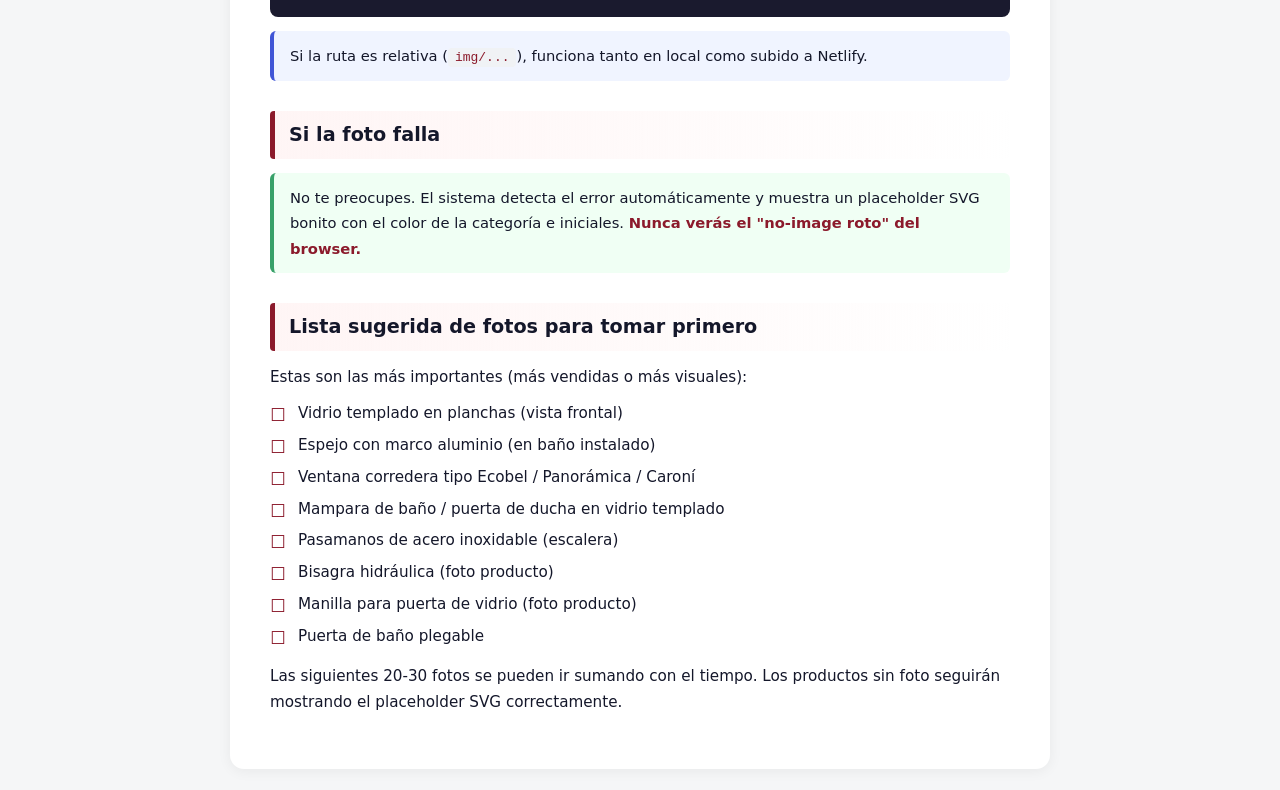
<file: aluvima_LIMPIA/img/LEEME.html>
<!DOCTYPE html>
<html lang="es">
<head>
  <meta charset="UTF-8" />
  <meta name="viewport" content="width=device-width, initial-scale=1.0" />
  <title>Cómo subir fotos · Aluvima</title>
  <style>
    *, *::before, *::after { box-sizing: border-box; margin: 0; padding: 0; }
    html { font-size: 16px; }
    body { font-family: 'Segoe UI', system-ui, -apple-system, Arial, sans-serif; color: #14172a; background: #f5f6f7; line-height: 1.7; padding: 24px 16px; }
    .doc { max-width: 820px; margin: 0 auto; background: #fff; border-radius: 14px; padding: 44px 40px; box-shadow: 0 2px 14px rgba(0,0,0,0.06); }
    .doc-head { text-align: center; padding-bottom: 24px; border-bottom: 3px solid #8B1A2B; margin-bottom: 32px; }
    .doc-head h1 { color: #14172a; font-size: 1.7rem; font-weight: 900; margin: 0 0 8px; }
    .doc-head .subtitle { color: #525a66; font-size: 1rem; }
    h2 { color: #14172a; font-size: 1.2rem; font-weight: 800; margin: 30px 0 14px; padding: 8px 14px; background: linear-gradient(90deg, #fff5f5, transparent); border-left: 5px solid #8B1A2B; border-radius: 4px; }
    h3 { color: #14172a; font-size: 1.05rem; font-weight: 700; margin: 18px 0 8px; }
    p, li { font-size: 0.95rem; margin-bottom: 10px; }
    strong { color: #8B1A2B; font-weight: 700; }
    ul, ol { margin: 6px 0 14px 26px; } li { margin-bottom: 6px; }
    code { background: #f0f2f5; color: #8B1A2B; padding: 2px 7px; border-radius: 4px; font-size: 0.88em; font-family: 'Consolas', monospace; }
    pre { background: #1a1a2e; color: #f0f2f5; padding: 14px 18px; border-radius: 8px; overflow-x: auto; font-family: 'Consolas', monospace; font-size: 0.88rem; margin: 12px 0; }
    pre code { background: transparent; color: inherit; padding: 0; }
    table { width: 100%; border-collapse: collapse; margin: 14px 0; background: #fff; border: 1px solid #e2e8f0; border-radius: 8px; overflow: hidden; font-size: 0.92rem; }
    th, td { padding: 10px 14px; text-align: left; border-bottom: 1px solid #e2e8f0; }
    th { background: #8B1A2B; color: #fff; }
    .info { background: #f0f4ff; border-left: 4px solid #4055d6; padding: 12px 16px; border-radius: 6px; margin: 14px 0; font-size: 0.92rem; }
    .success { background: #f0fff4; border-left: 4px solid #38a169; padding: 12px 16px; border-radius: 6px; margin: 14px 0; font-size: 0.92rem; }
    .checklist { list-style: none; margin-left: 0; }
    .checklist li { padding-left: 28px; position: relative; }
    .checklist li::before { content: '☐'; position: absolute; left: 0; color: #8B1A2B; font-size: 1.1rem; }
    @media (max-width: 600px) { body { padding: 12px 8px; } .doc { padding: 24px 20px; } }
  </style>
</head>
<body>
  <main class="doc">
    <header class="doc-head">
      <h1>📸 Cómo subir las fotos</h1>
      <p class="subtitle">Carpeta /img/ · Aluvima Mérida</p>
    </header>

    <p>Las fotos reales de productos van en esta carpeta. <strong>Mientras no haya foto</strong>, el sistema muestra un <strong>placeholder SVG bonito</strong> con el color de la categoría e iniciales del producto (no se ve roto, queda profesional).</p>

    <h2>Recomendaciones técnicas</h2>
    <table>
      <thead><tr><th>Aspecto</th><th>Valor recomendado</th></tr></thead>
      <tbody>
        <tr><td>Formato</td><td><strong>.webp</strong> (mejor compresión) o <code>.jpg</code></td></tr>
        <tr><td>Tamaño</td><td><strong>800 × 800 px</strong> cuadradas</td></tr>
        <tr><td>Peso</td><td><strong>menor a 100 KB</strong> por foto</td></tr>
        <tr><td>Nombre</td><td>minúsculas, sin acentos, con guiones: <code>vidrio-templado-6mm.webp</code></td></tr>
      </tbody>
    </table>

    <h2>Cómo descargar fotos de Instagram @aluvimamerida</h2>
    <p>Instagram no permite descargar directo. Usa una de estas opciones:</p>

    <h3>Opción A — Pídelas a la cliente directamente (mejor)</h3>
    <p>Ella tiene los archivos originales en su teléfono. Mejor calidad, sin marcas de agua.</p>

    <h3>Opción B — Descargar desde Instagram público</h3>
    <p>Servicios gratuitos (sin app):</p>
    <ul>
      <li>https://igram.io</li>
      <li>https://snapinsta.app</li>
      <li>https://igdownloader.com</li>
    </ul>
    <p>Copia la URL del post → pega → descarga el JPG.</p>

    <h3>Opción C — Captura de pantalla + recorte</h3>
    <p>Funciona pero la calidad baja. Solo para emergencias.</p>

    <h2>Cómo optimizar antes de subir</h2>
    <p>Las fotos del IG vienen en 1080×1080. Hay que comprimirlas:</p>
    <ol>
      <li>Sube a <strong>https://squoosh.app</strong> (oficial de Google, gratis)</li>
      <li>Convierte a <strong>WebP calidad 75</strong> → suele dar 50–80 KB</li>
      <li>Guarda con nombre del producto</li>
    </ol>

    <h2>Cómo conectar una foto a un producto</h2>
    <p>En <code>js/products.js</code>, busca el producto y cambia el campo <code>image</code>:</p>
    <pre><code>// Antes:
image: "https://images.unsplash.com/photo-1234567..."

// Después:
image: "img/vidrio-templado-6mm.webp"</code></pre>
    <div class="info">
      Si la ruta es relativa (<code>img/...</code>), funciona tanto en local como subido a Netlify.
    </div>

    <h2>Si la foto falla</h2>
    <div class="success">
      No te preocupes. El sistema detecta el error automáticamente y muestra un placeholder SVG bonito con el color de la categoría e iniciales. <strong>Nunca verás el "no-image roto" del browser.</strong>
    </div>

    <h2>Lista sugerida de fotos para tomar primero</h2>
    <p>Estas son las más importantes (más vendidas o más visuales):</p>
    <ul class="checklist">
      <li>Vidrio templado en planchas (vista frontal)</li>
      <li>Espejo con marco aluminio (en baño instalado)</li>
      <li>Ventana corredera tipo Ecobel / Panorámica / Caroní</li>
      <li>Mampara de baño / puerta de ducha en vidrio templado</li>
      <li>Pasamanos de acero inoxidable (escalera)</li>
      <li>Bisagra hidráulica (foto producto)</li>
      <li>Manilla para puerta de vidrio (foto producto)</li>
      <li>Puerta de baño plegable</li>
    </ul>
    <p>Las siguientes 20-30 fotos se pueden ir sumando con el tiempo. Los productos sin foto seguirán mostrando el placeholder SVG correctamente.</p>
  </main>
</body>
</html>
</file>
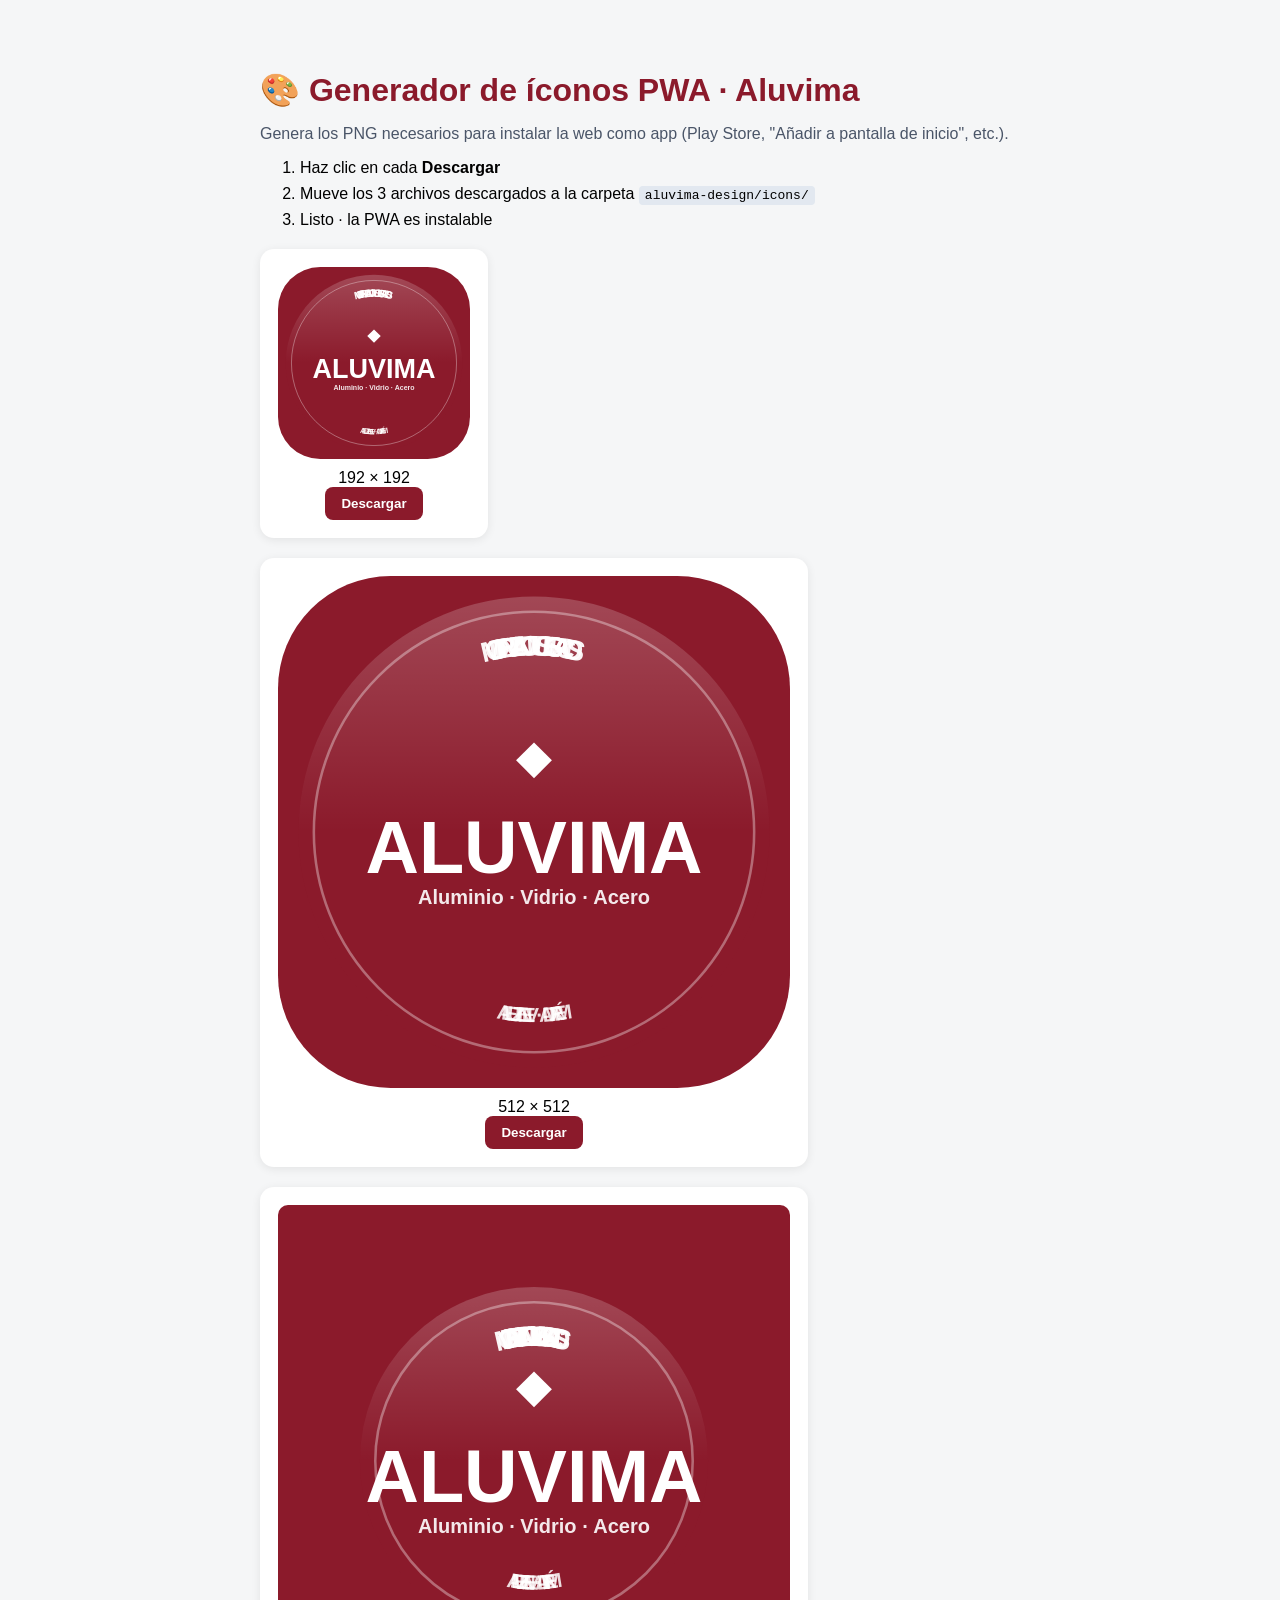
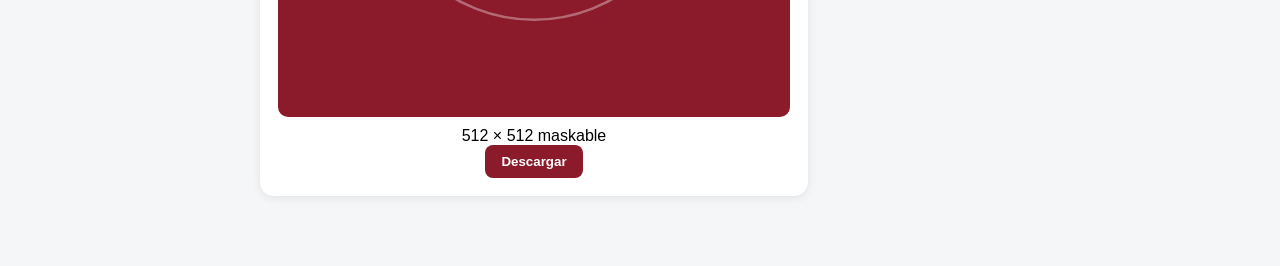
<file: aluvima_LIMPIA/tools/generar-iconos.html>
<!DOCTYPE html>
<html lang="es">
<head>
  <meta charset="UTF-8" />
  <title>Generar íconos PWA Aluvima</title>
  <style>
    body { font-family: -apple-system, sans-serif; max-width: 760px; margin: 30px auto; padding: 20px; background: #f5f6f7; }
    h1 { color: #8B1A2B; margin-bottom: 8px; }
    p { color: #4a5568; }
    .preview { display: flex; gap: 20px; flex-wrap: wrap; margin: 20px 0; }
    .card { background: #fff; border-radius: 14px; padding: 18px; box-shadow: 0 2px 10px rgba(0,0,0,0.08); text-align: center; }
    canvas { display: block; margin: 0 auto 10px; border-radius: 10px; }
    button { padding: 9px 16px; background: #8B1A2B; color: #fff; border: none; border-radius: 8px; font-weight: 700; cursor: pointer; }
    button:hover { background: #6A1220; }
    code { background: #e2e8f0; padding: 2px 6px; border-radius: 4px; font-size: 13px; }
    ol li { margin: 8px 0; }
  </style>
</head>
<body>
  <h1>🎨 Generador de íconos PWA · Aluvima</h1>
  <p>Genera los PNG necesarios para instalar la web como app (Play Store, "Añadir a pantalla de inicio", etc.).</p>

  <ol>
    <li>Haz clic en cada <strong>Descargar</strong></li>
    <li>Mueve los 3 archivos descargados a la carpeta <code>aluvima-design/icons/</code></li>
    <li>Listo · la PWA es instalable</li>
  </ol>

  <div class="preview">
    <div class="card">
      <canvas id="c192" width="192" height="192"></canvas>
      <div>192 × 192</div>
      <button onclick="download('c192', 'icon-192.png')">Descargar</button>
    </div>
    <div class="card">
      <canvas id="c512" width="512" height="512"></canvas>
      <div>512 × 512</div>
      <button onclick="download('c512', 'icon-512.png')">Descargar</button>
    </div>
    <div class="card">
      <canvas id="c512m" width="512" height="512"></canvas>
      <div>512 × 512 maskable</div>
      <button onclick="download('c512m', 'icon-512-maskable.png')">Descargar</button>
    </div>
  </div>

  <script>
    function paint(ctx, size, maskable=false) {
      const pad = maskable ? size * 0.16 : size * 0.04;   // safe zone para maskable
      const cx = size / 2, cy = size / 2;
      const r = (size - pad * 2) / 2;

      // Fondo: cuadrado redondeado (o full para maskable) en crimson
      ctx.fillStyle = '#8B1A2B';
      if (maskable) {
        ctx.fillRect(0, 0, size, size);
      } else {
        roundRect(ctx, 0, 0, size, size, size * 0.22, true);
      }

      // Círculo crimson (logo Aluvima)
      ctx.fillStyle = '#8B1A2B';
      ctx.beginPath();
      ctx.arc(cx, cy, r, 0, Math.PI * 2);
      ctx.fill();

      // Highlight superior
      const grad = ctx.createLinearGradient(cx, cy - r, cx, cy + r);
      grad.addColorStop(0,   'rgba(255,255,255,0.20)');
      grad.addColorStop(0.5, 'rgba(255,255,255,0)');
      ctx.fillStyle = grad;
      ctx.beginPath();
      ctx.arc(cx, cy, r, 0, Math.PI * 2);
      ctx.fill();

      // Anillo decorativo
      ctx.strokeStyle = 'rgba(255,255,255,0.35)';
      ctx.lineWidth = size * 0.005;
      ctx.beginPath();
      ctx.arc(cx, cy, r - size * 0.03, 0, Math.PI * 2);
      ctx.stroke();

      // Texto superior curvo "MODERNIZANDO TUS ESPACIOS"
      drawCurvedText(ctx, 'MODERNIZANDO TUS ESPACIOS', cx, cy, r - size * 0.10, -Math.PI / 2, size * 0.055, '#FFFFFF', 0.95);

      // Rombo decorativo
      ctx.fillStyle = '#FFFFFF';
      const rhombusY = cy - size * 0.14;
      const rs = size * 0.035;
      ctx.beginPath();
      ctx.moveTo(cx, rhombusY - rs);
      ctx.lineTo(cx + rs, rhombusY);
      ctx.lineTo(cx, rhombusY + rs);
      ctx.lineTo(cx - rs, rhombusY);
      ctx.closePath();
      ctx.fill();

      // ALUVIMA central
      ctx.fillStyle = '#FFFFFF';
      ctx.font = `900 ${Math.floor(size * 0.145)}px Montserrat, sans-serif`;
      ctx.textAlign = 'center';
      ctx.textBaseline = 'middle';
      ctx.fillText('ALUVIMA', cx, cy + size * 0.04);

      // Subtítulo
      ctx.font = `600 ${Math.floor(size * 0.04)}px Montserrat, sans-serif`;
      ctx.globalAlpha = 0.9;
      ctx.fillText('Aluminio · Vidrio · Acero', cx, cy + size * 0.13);
      ctx.globalAlpha = 1;

      // Texto inferior curvo
      drawCurvedText(ctx, 'MÉRIDA · VENEZUELA', cx, cy, r - size * 0.10, Math.PI / 2, size * 0.04, '#FFFFFF', 0.85);
    }

    function drawCurvedText(ctx, text, cx, cy, radius, centerAngle, fontSize, color, alpha=1) {
      ctx.save();
      ctx.fillStyle = color;
      ctx.globalAlpha = alpha;
      ctx.font = `700 ${fontSize}px Montserrat, sans-serif`;
      ctx.textAlign = 'center';
      ctx.textBaseline = 'middle';

      const totalAngle = Math.min(0.018 * text.length, 1.3);
      const startAngle = centerAngle - totalAngle / 2;
      const isBottom = centerAngle > 0;

      for (let i = 0; i < text.length; i++) {
        const t = text.length === 1 ? 0.5 : i / (text.length - 1);
        const angle = startAngle + t * totalAngle;
        const x = cx + Math.cos(angle) * radius;
        const y = cy + Math.sin(angle) * radius;
        ctx.save();
        ctx.translate(x, y);
        ctx.rotate(angle + (isBottom ? -Math.PI / 2 : Math.PI / 2));
        ctx.fillText(text[i], 0, 0);
        ctx.restore();
      }
      ctx.restore();
    }

    function roundRect(ctx, x, y, w, h, r, fill) {
      ctx.beginPath();
      ctx.moveTo(x + r, y);
      ctx.arcTo(x + w, y, x + w, y + h, r);
      ctx.arcTo(x + w, y + h, x, y + h, r);
      ctx.arcTo(x, y + h, x, y, r);
      ctx.arcTo(x, y, x + w, y, r);
      ctx.closePath();
      if (fill) ctx.fill();
    }

    function render(id, maskable=false) {
      const c = document.getElementById(id);
      paint(c.getContext('2d'), c.width, maskable);
    }

    function download(id, name) {
      const link = document.createElement('a');
      link.download = name;
      link.href = document.getElementById(id).toDataURL('image/png');
      link.click();
    }

    render('c192');
    render('c512');
    render('c512m', true);
  </script>
</body>
</html>
</file>
